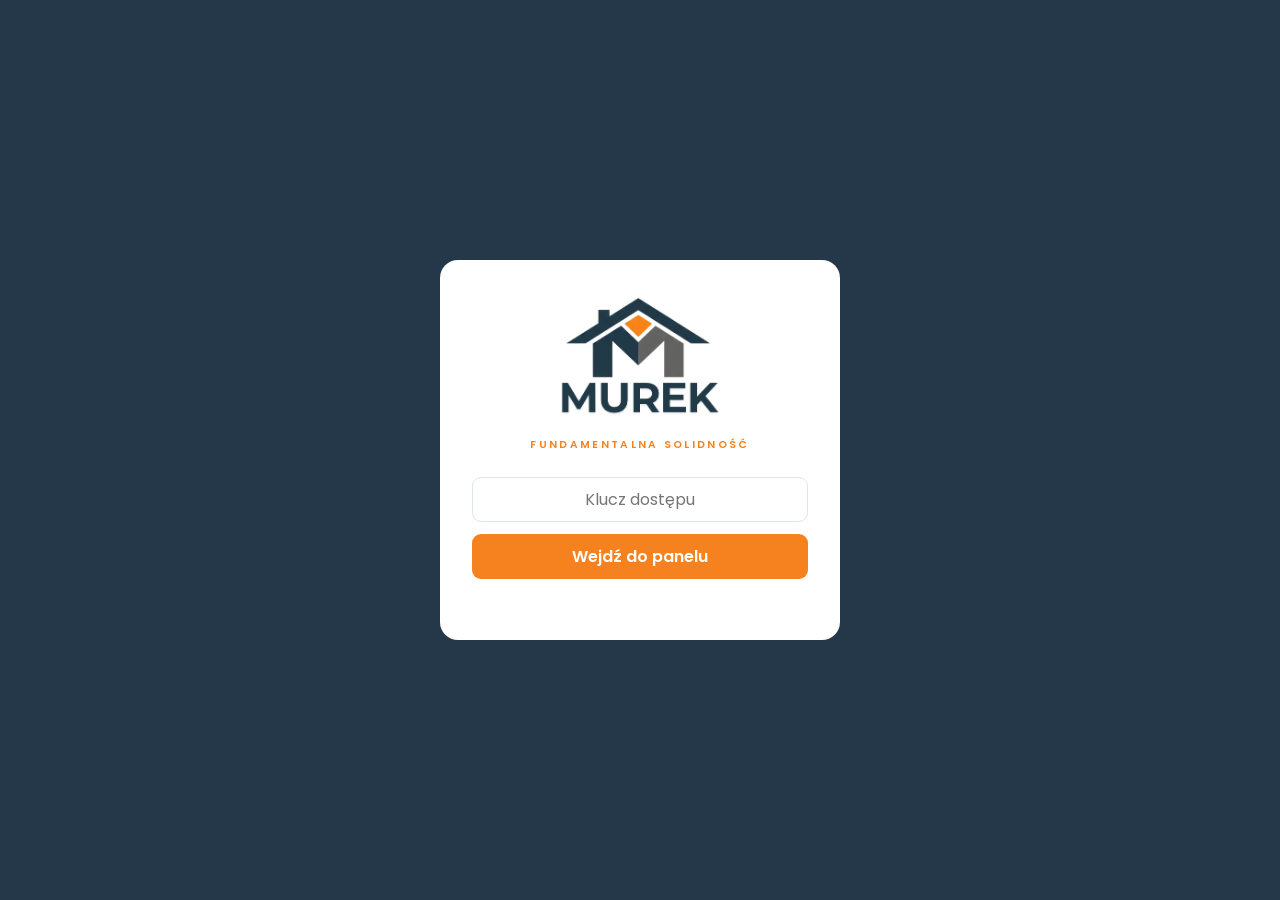
<file: murek/index.html>
<!doctype html>
<html lang="pl">
<head>
<meta charset="utf-8">
<meta name="viewport" content="width=device-width, initial-scale=1">
<meta name="robots" content="noindex">
<title>MUREK — koszty budowy</title>
<link rel="preconnect" href="https://fonts.googleapis.com">
<link rel="preconnect" href="https://fonts.gstatic.com" crossorigin>
<link href="https://fonts.googleapis.com/css2?family=Poppins:wght@400;500;600;700&display=swap" rel="stylesheet">
<style>
:root{
  --navy:#25384a; --navy2:#31495f; --orange:#f5821f; --orange-d:#d96d10;
  --gray:#6d6e71; --bg:#eff3f6; --card:#ffffff; --line:#dde5ec;
  --text:#1e2c39; --muted:#64748b; --green:#1d8a56; --red:#c0392b;
}
*{box-sizing:border-box;margin:0;padding:0}
body{
  font-family:'Poppins','Segoe UI',system-ui,-apple-system,sans-serif;
  background:var(--bg); color:var(--text); min-height:100vh;
}
header.top{
  background:var(--navy); color:#fff; padding:14px 20px;
  display:flex; align-items:center; gap:16px; flex-wrap:wrap;
}
.brand{display:flex; align-items:center; gap:12px}
.brand .logo{height:46px; width:auto}
.brand .logo-dark{display:none}
.brand-t{display:flex; flex-direction:column; line-height:1.15}
.brand-t strong{font-size:1.35rem; letter-spacing:.14em}
.brand-t span{font-size:.6rem; letter-spacing:.22em; color:var(--orange); font-weight:600}
.top-actions{margin-left:auto; display:flex; gap:8px; align-items:center; flex-wrap:wrap}
main{max-width:1100px; margin:0 auto; padding:20px 16px 60px}
.cards{display:grid; grid-template-columns:repeat(auto-fit,minmax(230px,1fr)); gap:14px; margin-bottom:22px}
.card{
  background:var(--card); border:1px solid var(--line); border-radius:14px;
  padding:16px 18px; box-shadow:0 1px 3px rgba(30,44,57,.06);
}
.card h3{font-size:.72rem; text-transform:uppercase; letter-spacing:.1em; color:var(--muted); font-weight:600; margin-bottom:6px}
.card .big{font-size:1.55rem; font-weight:700; color:var(--navy)}
.card .sub{font-size:.78rem; color:var(--muted); margin-top:4px}
.card.accent{border-top:4px solid var(--orange)}
.card.balance-pos .big{color:var(--green)}
.card.balance-neg .big{color:var(--red)}
section.panel{
  background:var(--card); border:1px solid var(--line); border-radius:14px;
  padding:18px; margin-bottom:22px; box-shadow:0 1px 3px rgba(30,44,57,.06);
}
.panel-head{display:flex; align-items:center; gap:10px; margin-bottom:14px; flex-wrap:wrap}
.panel-head h2{font-size:1.05rem; color:var(--navy)}
.panel-head .spacer{flex:1}
form.row{display:flex; gap:10px; flex-wrap:wrap; align-items:flex-end; margin-bottom:14px}
.field{display:flex; flex-direction:column; gap:4px}
.field label{font-size:.7rem; text-transform:uppercase; letter-spacing:.08em; color:var(--muted); font-weight:600}
input,select{
  font:inherit; padding:9px 11px; border:1px solid var(--line); border-radius:9px;
  background:#fff; color:var(--text); min-width:0;
}
input:focus,select:focus{outline:2px solid var(--orange); outline-offset:0; border-color:var(--orange)}
button{
  font:inherit; font-weight:600; border:none; border-radius:9px; cursor:pointer;
  padding:10px 16px; background:var(--orange); color:#fff;
}
button:hover{background:var(--orange-d)}
button.ghost{background:transparent; color:#fff; border:1px solid rgba(255,255,255,.35); font-weight:500}
button.ghost:hover{background:rgba(255,255,255,.12)}
button.soft{background:#eef2f6; color:var(--navy)}
button.soft:hover{background:#e2e9ef}
button.danger{background:transparent; color:var(--red); padding:4px 8px; font-size:1rem}
button.danger:hover{background:#fdecea}
button.icon{background:transparent; color:var(--navy2); padding:4px 8px; font-size:1rem}
button.icon:hover{background:#eef2f6}
td.acts{white-space:nowrap; text-align:right}
.table-wrap{overflow-x:auto}
table{width:100%; border-collapse:collapse; font-size:.88rem}
th{
  text-align:left; font-size:.68rem; text-transform:uppercase; letter-spacing:.08em;
  color:var(--muted); padding:8px 10px; border-bottom:2px solid var(--line); white-space:nowrap;
}
td{padding:9px 10px; border-bottom:1px solid var(--line); vertical-align:top}
td.num,th.num{text-align:right; white-space:nowrap; font-variant-numeric:tabular-nums}
tr.sum td{font-weight:700; color:var(--navy); border-top:2px solid var(--navy); border-bottom:none; background:#f6f8fa}
.pill{display:inline-block; font-size:.7rem; font-weight:600; padding:2px 9px; border-radius:99px; background:#eef2f6; color:var(--navy2); white-space:nowrap}
.muted{color:var(--muted)}
.empty{padding:18px; text-align:center; color:var(--muted); font-size:.9rem}
.preview{font-size:.78rem; color:var(--muted); width:100%}
.preview b{color:var(--navy)}
dialog{
  border:none; border-radius:14px; padding:22px; max-width:440px; width:92vw;
  box-shadow:0 10px 40px rgba(0,0,0,.25);
}
dialog::backdrop{background:rgba(30,44,57,.5)}
dialog h3{color:var(--navy); margin-bottom:14px}
dialog .field{margin-bottom:12px}
dialog input{width:100%}
dialog .actions{display:flex; gap:8px; justify-content:flex-end; margin-top:16px}
.linkbox{
  background:#f6f8fa; border:1px dashed var(--line); border-radius:9px;
  padding:10px; font-size:.78rem; word-break:break-all; margin-bottom:10px;
}
.login-wrap{min-height:100vh; display:flex; align-items:center; justify-content:center; background:var(--navy); padding:16px}
.login-card{background:#fff; border-radius:18px; padding:36px 32px; max-width:400px; width:100%; text-align:center}
.login-card .logo{height:120px; width:auto; margin-bottom:14px}
.login-card h1{color:var(--navy); letter-spacing:.14em; font-size:1.6rem}
.login-card .tag{color:var(--orange); font-size:.66rem; letter-spacing:.22em; font-weight:600; margin-bottom:24px}
.login-card input{width:100%; margin-bottom:12px; text-align:center}
.login-card button{width:100%}
.err{color:var(--red); font-size:.82rem; margin-top:10px; min-height:1.2em}
footer.foot{
  text-align:center; color:var(--muted); font-size:.75rem; padding:24px 16px;
}
footer.foot b{color:var(--navy); letter-spacing:.1em}
.sitebar{display:flex; align-items:center; gap:12px; margin-bottom:16px; flex-wrap:wrap}
.sitebar h2{font-size:1.15rem; color:var(--navy)}
.sitebar .muted{font-size:.85rem}
.status-pill{font-size:.72rem; font-weight:600; padding:3px 12px; border-radius:99px; white-space:nowrap}
.st-active{background:#fdeedd; color:#b35c0a}
.st-done{background:#e2f4ea; color:#1d8a56}
.st-archived{background:#e8ecf0; color:#64748b}
@media print{
  header.top{background:#fff; color:var(--navy)}
  .brand .logo-light{display:none}
  .brand .logo-dark{display:inline}
  .brand-t strong{color:var(--navy)}
  button,.top-actions select{display:none !important}
  body{background:#fff}
  .card,section.panel{box-shadow:none}
}
@media (max-width:640px){
  form.row .field{flex:1 1 45%}
  form.row button{flex:1 1 100%}
  .brand-t strong{font-size:1.1rem}
}
</style>
</head>
<body>

<div id="loginView" class="login-wrap">
  <div class="login-card">
    <img class="logo" src="logo-pelne.png" alt="MUREK">
    <div class="tag">FUNDAMENTALNA SOLIDNOŚĆ</div>
    <input id="keyInput" type="password" placeholder="Klucz dostępu" autocomplete="current-password">
    <button id="loginBtn">Wejdź do panelu</button>
    <div id="loginErr" class="err"></div>
  </div>
</div>

<div id="appView" style="display:none">
  <header class="top">
    <div class="brand">
      <img class="logo logo-light" src="logo-biale.png" alt="">
      <img class="logo logo-dark" src="logo.png" alt="">
      <div class="brand-t">
        <strong>MUREK</strong>
        <span>FUNDAMENTALNA SOLIDNOŚĆ</span>
      </div>
    </div>
    <div class="top-actions">
      <select id="siteSelect" title="Wybierz budowę"></select>
      <button class="ghost" id="newSiteBtn">+ Nowa budowa</button>
      <button class="ghost" id="shareBtn">Link dla klienta</button>
      <button class="ghost" id="pdfBtn">Eksport PDF</button>
      <button class="ghost" id="siteCfgBtn">Ustawienia</button>
      <button class="ghost" id="logoutBtn">Wyloguj</button>
    </div>
  </header>

  <main>
    <div class="sitebar">
      <h2 id="siteNameLbl"></h2>
      <span id="statusPill" class="status-pill"></span>
      <span id="siteClientLbl" class="muted"></span>
    </div>
    <div class="cards">
      <div class="card accent">
        <h3>Suma zaliczek</h3>
        <div class="big" id="cAdv">—</div>
        <div class="sub" id="cAdvSub"></div>
      </div>
      <div class="card">
        <h3>Wydatki brutto</h3>
        <div class="big" id="cGross">—</div>
        <div class="sub" id="cGrossSub"></div>
      </div>
      <div class="card" id="cBalCard">
        <h3>Saldo (zaliczki − wydatki)</h3>
        <div class="big" id="cBal">—</div>
        <div class="sub" id="cBalSub"></div>
      </div>
    </div>

    <section class="panel">
      <div class="panel-head">
        <h2>Zaliczki od klienta</h2>
        <div class="spacer"></div>
        <button class="soft" id="csvAdvBtn">Eksport CSV</button>
      </div>
      <form class="row" id="advForm">
        <div class="field"><label>Data</label><input type="date" id="advDate"></div>
        <div class="field" style="flex:1;min-width:170px"><label>Od kogo / notatka</label><input type="text" id="advNote" placeholder="np. zaliczka gotówką"></div>
        <div class="field"><label>Kwota (zł)</label><input type="text" id="advAmount" inputmode="decimal" placeholder="0,00" required></div>
        <button type="submit">+ Dodaj zaliczkę</button>
      </form>
      <div class="table-wrap"><table id="advTable"></table></div>
    </section>

    <section class="panel">
      <div class="panel-head">
        <h2>Wydatki</h2>
        <div class="spacer"></div>
        <button class="soft" id="csvExpBtn">Eksport CSV</button>
      </div>
      <form class="row" id="expForm">
        <div class="field"><label>Data</label><input type="date" id="expDate"></div>
        <div class="field" style="flex:2;min-width:190px"><label>Opis (na co)</label><input type="text" id="expDesc" placeholder="np. cement 25 worków" required></div>
        <div class="field"><label>Kategoria</label>
          <select id="expCat">
            <option>Materiały</option><option>Robocizna</option><option>Sprzęt</option>
            <option>Transport</option><option>Opłaty</option><option>Inne</option>
          </select>
        </div>
        <div class="field"><label>VAT</label>
          <select id="expVat"><option value="23">23%</option><option value="8">8%</option><option value="0">0%</option></select>
        </div>
        <div class="field"><label>Kwota brutto (zł)</label><input type="text" id="expGross" inputmode="decimal" placeholder="0,00" required></div>
        <button type="submit">+ Dodaj wydatek</button>
        <div class="preview" id="expPreview"></div>
      </form>
      <div class="table-wrap"><table id="expTable"></table></div>
    </section>
  </main>

  <footer class="foot"><b>MUREK</b> — Fundamentalna solidność</footer>
</div>

<dialog id="siteDialog">
  <h3>Nowa budowa</h3>
  <div class="field"><label>Nazwa budowy</label><input type="text" id="siteName" placeholder="np. Dom — ul. Polna 5"></div>
  <div class="field"><label>Klient (opcjonalnie)</label><input type="text" id="siteClient" placeholder="np. Jan Kowalski"></div>
  <div class="actions">
    <button class="soft" id="siteCancel">Anuluj</button>
    <button id="siteSave">Zapisz</button>
  </div>
</dialog>

<dialog id="cfgDialog">
  <h3>Ustawienia budowy</h3>
  <div class="field"><label>Nazwa budowy</label><input type="text" id="cfgName"></div>
  <div class="field"><label>Klient</label><input type="text" id="cfgClient"></div>
  <div class="field"><label>Status</label>
    <select id="cfgStatus" style="width:100%">
      <option value="active">W trakcie</option>
      <option value="done">Zakończona</option>
      <option value="archived">Archiwum</option>
    </select>
  </div>
  <div class="actions" style="justify-content:space-between">
    <button class="soft" style="color:var(--red)" id="cfgDelete">Usuń budowę</button>
    <span>
      <button class="soft" id="cfgCancel">Anuluj</button>
      <button id="cfgSave">Zapisz</button>
    </span>
  </div>
</dialog>

<dialog id="expEditDialog">
  <h3>Edytuj wydatek</h3>
  <div class="field"><label>Data</label><input type="date" id="expEditDate"></div>
  <div class="field"><label>Opis (na co)</label><input type="text" id="expEditDesc"></div>
  <div class="field"><label>Kategoria</label>
    <select id="expEditCat" style="width:100%">
      <option>Materiały</option><option>Robocizna</option><option>Sprzęt</option>
      <option>Transport</option><option>Opłaty</option><option>Inne</option>
    </select>
  </div>
  <div class="field"><label>VAT</label>
    <select id="expEditVat" style="width:100%"><option value="23">23%</option><option value="8">8%</option><option value="0">0%</option></select>
  </div>
  <div class="field"><label>Kwota brutto (zł)</label><input type="text" id="expEditGross" inputmode="decimal"></div>
  <div class="preview" id="expEditPreview"></div>
  <div class="actions">
    <button class="soft" id="expEditCancel">Anuluj</button>
    <button id="expEditSave">Zapisz zmiany</button>
  </div>
</dialog>

<dialog id="advEditDialog">
  <h3>Edytuj zaliczkę</h3>
  <div class="field"><label>Data</label><input type="date" id="advEditDate"></div>
  <div class="field"><label>Od kogo / notatka</label><input type="text" id="advEditNote"></div>
  <div class="field"><label>Kwota (zł)</label><input type="text" id="advEditAmount" inputmode="decimal"></div>
  <div class="actions">
    <button class="soft" id="advEditCancel">Anuluj</button>
    <button id="advEditSave">Zapisz zmiany</button>
  </div>
</dialog>

<dialog id="shareDialog">
  <h3>Panel klienta</h3>
  <p class="muted" style="font-size:.85rem;margin-bottom:10px">
    Wyślij ten link klientowi. Zobaczy tylko: sumę wpłaconych zaliczek,
    ile środków wykorzystano i na co. Bez możliwości edycji.
  </p>
  <div class="linkbox" id="shareLink"></div>
  <div class="actions">
    <button class="soft" id="shareClose">Zamknij</button>
    <button id="shareCopy">Kopiuj link</button>
  </div>
</dialog>

<script>
(function(){
  "use strict";
  window.addEventListener("error", function(ev){
    var el = document.getElementById("loginErr");
    if (el && !el.textContent) el.textContent = "Błąd aplikacji: " + (ev.message || "nieznany");
  });
  var API = "https://djwbznlykqcqpvybvrtq.supabase.co/functions/v1/murek";
  var KEYSTORE = "murekAdminKey";
  var state = { key: null, sites: [], site: null, expenses: [], advances: [] };
  var STATUS_LABELS = { active: "W trakcie", done: "Zakończona", archived: "Archiwum" };

  // localStorage potrafi rzucać wyjątkiem (tryb prywatny, blokada ciasteczek) —
  // wtedy klucz trzeba wpisywać przy każdej wizycie, ale strona ma działać.
  function storeGet(k){ try { return localStorage.getItem(k); } catch(e){ return null; } }
  function storeSet(k, v){ try { localStorage.setItem(k, v); } catch(e){} }
  function storeDel(k){ try { localStorage.removeItem(k); } catch(e){} }

  function $(id){ return document.getElementById(id); }
  function esc(s){
    return String(s == null ? "" : s)
      .replace(/&/g, "&amp;").replace(/</g, "&lt;").replace(/>/g, "&gt;")
      .replace(/"/g, "&quot;");
  }
  function pln(n){
    return Number(n || 0).toLocaleString("pl-PL",
      { minimumFractionDigits: 2, maximumFractionDigits: 2 }) + " zł";
  }
  function r2(n){ return Math.round(n * 100) / 100; }
  function split(gross, rate){
    var netto = r2(gross / (1 + rate / 100));
    return { netto: netto, vat: r2(gross - netto) };
  }
  function plDate(iso){
    if (!iso) return "";
    var p = iso.split("-");
    return p[2] + "." + p[1] + "." + p[0];
  }
  function todayIso(){
    var d = new Date();
    return d.getFullYear() + "-" + String(d.getMonth()+1).padStart(2,"0") + "-" + String(d.getDate()).padStart(2,"0");
  }
  function parseAmount(s){
    var n = Number(String(s).replace(/\s/g, "").replace(",", "."));
    return isFinite(n) && n > 0 ? r2(n) : null;
  }

  function api(path, opts){
    opts = opts || {};
    opts.headers = Object.assign({ "content-type": "application/json" }, opts.headers || {});
    if (state.key) opts.headers["x-admin-key"] = state.key;
    return fetch(API + path, opts).then(function(res){
      if (res.status === 401) { logout(); throw new Error("Brak autoryzacji"); }
      return res.json().then(function(data){
        if (!res.ok) throw new Error(data.error || "Błąd");
        return data;
      });
    });
  }

  // ---------- logowanie ----------
  function showLogin(){
    $("loginView").style.display = "flex";
    $("appView").style.display = "none";
  }
  function showApp(){
    $("loginView").style.display = "none";
    $("appView").style.display = "block";
  }
  function logout(){
    state.key = null;
    storeDel(KEYSTORE);
    showLogin();
  }
  $("logoutBtn").onclick = logout;

  function tryLogin(key){
    return fetch(API + "/api/login", {
      method: "POST",
      headers: { "content-type": "application/json" },
      body: JSON.stringify({ key: key })
    }).then(function(res){ return res.ok; });
  }

  $("loginBtn").onclick = function(){
    var key = $("keyInput").value.trim();
    if (!key) return;
    $("loginErr").textContent = "";
    tryLogin(key).then(function(ok){
      if (!ok) { $("loginErr").textContent = "Nieprawidłowy klucz dostępu."; return; }
      state.key = key;
      storeSet(KEYSTORE, key);
      showApp();
      load();
    }).catch(function(){ $("loginErr").textContent = "Błąd połączenia."; });
  };
  $("keyInput").addEventListener("keydown", function(e){
    if (e.key === "Enter") $("loginBtn").click();
  });

  // ---------- ładowanie danych ----------
  function load(siteId){
    var q = siteId ? "?site_id=" + encodeURIComponent(siteId) : "";
    return api("/api/state" + q).then(function(data){
      state.sites = data.sites; state.site = data.site;
      state.expenses = data.expenses; state.advances = data.advances;
      render();
    }).catch(function(e){ console.error(e); });
  }

  // ---------- renderowanie ----------
  function totals(){
    var adv = 0, gross = 0, netto = 0, vat = 0;
    state.advances.forEach(function(a){ adv = r2(adv + Number(a.amount)); });
    state.expenses.forEach(function(x){
      var g = Number(x.gross), s = split(g, Number(x.vat_rate));
      gross = r2(gross + g); netto = r2(netto + s.netto); vat = r2(vat + s.vat);
    });
    return { adv: adv, gross: gross, netto: netto, vat: vat, bal: r2(adv - gross) };
  }

  function siteOption(s){
    var label = esc(s.name) + (s.status === "done" ? " ✓" : "");
    return '<option value="' + s.id + '"' + (state.site && s.id === state.site.id ? " selected" : "") + ">"
      + label + "</option>";
  }

  function render(){
    var sel = $("siteSelect");
    var act = state.sites.filter(function(s){ return s.status !== "archived"; });
    var arch = state.sites.filter(function(s){ return s.status === "archived"; });
    var opts = act.map(siteOption).join("");
    if (arch.length) {
      opts += '<optgroup label="Archiwum">' + arch.map(siteOption).join("") + "</optgroup>";
    }
    sel.innerHTML = opts;

    if (state.site) {
      $("siteNameLbl").textContent = state.site.name;
      var st = state.site.status || "active";
      var pill = $("statusPill");
      pill.textContent = STATUS_LABELS[st] || st;
      pill.className = "status-pill st-" + st;
      $("siteClientLbl").textContent = state.site.client_name
        ? "Klient: " + state.site.client_name : "";
    }

    var t = totals();
    $("cAdv").textContent = pln(t.adv);
    $("cAdvSub").textContent = state.advances.length
      ? "wpłat: " + state.advances.length : "brak wpłat";
    $("cGross").textContent = pln(t.gross);
    $("cGrossSub").textContent = "netto: " + pln(t.netto) + "  •  VAT: " + pln(t.vat);
    $("cBal").textContent = pln(t.bal);
    var balCard = $("cBalCard");
    balCard.className = "card " + (t.bal >= 0 ? "balance-pos" : "balance-neg");
    $("cBalSub").textContent = t.bal >= 0
      ? "zostało z zaliczek" : "wydatki przekraczają zaliczki";

    renderAdvTable();
    renderExpTable();
    updatePreview();
  }

  function renderAdvTable(){
    var tbl = $("advTable");
    if (!state.advances.length) {
      tbl.innerHTML = '<tr><td class="empty">Brak zaliczek — dodaj pierwszą powyżej.</td></tr>';
      return;
    }
    var sum = 0;
    var rows = state.advances.map(function(a){
      sum = r2(sum + Number(a.amount));
      return "<tr>"
        + "<td>" + plDate(a.received_on) + "</td>"
        + "<td>" + (a.note ? esc(a.note) : '<span class="muted">—</span>') + "</td>"
        + '<td class="num">' + pln(a.amount) + "</td>"
        + '<td class="num">' + pln(sum) + "</td>"
        + '<td class="acts"><button class="icon" data-edit-adv="' + a.id + '" title="Edytuj">✎</button>'
        + '<button class="danger" data-del-adv="' + a.id + '" title="Usuń">✕</button></td>'
        + "</tr>";
    }).join("");
    tbl.innerHTML =
      "<thead><tr><th>Data</th><th>Notatka</th>"
      + '<th class="num">Kwota</th><th class="num">Narastająco</th><th></th></tr></thead>'
      + "<tbody>" + rows
      + '<tr class="sum"><td colspan="2">SUMA ZALICZEK</td>'
      + '<td class="num">' + pln(sum) + "</td><td></td><td></td></tr>"
      + "</tbody>";
  }

  function renderExpTable(){
    var tbl = $("expTable");
    if (!state.expenses.length) {
      tbl.innerHTML = '<tr><td class="empty">Brak wydatków — dodaj pierwszy powyżej.</td></tr>';
      return;
    }
    var sg = 0, sn = 0, sv = 0, run = 0;
    var rows = state.expenses.map(function(x){
      var g = Number(x.gross), s = split(g, Number(x.vat_rate));
      sg = r2(sg + g); sn = r2(sn + s.netto); sv = r2(sv + s.vat); run = sg;
      return "<tr>"
        + "<td>" + plDate(x.spent_on) + "</td>"
        + "<td>" + esc(x.description) + "</td>"
        + '<td><span class="pill">' + esc(x.category) + "</span></td>"
        + '<td class="num">' + pln(s.netto) + "</td>"
        + '<td class="num">' + pln(s.vat) + ' <span class="muted">(' + Number(x.vat_rate) + '%)</span></td>'
        + '<td class="num"><b>' + pln(g) + "</b></td>"
        + '<td class="num muted">' + pln(run) + "</td>"
        + '<td class="acts"><button class="icon" data-edit-exp="' + x.id + '" title="Edytuj">✎</button>'
        + '<button class="danger" data-del-exp="' + x.id + '" title="Usuń">✕</button></td>'
        + "</tr>";
    }).join("");
    tbl.innerHTML =
      "<thead><tr><th>Data</th><th>Opis</th><th>Kategoria</th>"
      + '<th class="num">Netto</th><th class="num">VAT</th><th class="num">Brutto</th>'
      + '<th class="num">Narastająco</th><th></th></tr></thead>'
      + "<tbody>" + rows
      + '<tr class="sum"><td colspan="3">RAZEM</td>'
      + '<td class="num">' + pln(sn) + "</td>"
      + '<td class="num">' + pln(sv) + "</td>"
      + '<td class="num">' + pln(sg) + "</td>"
      + "<td></td><td></td></tr>"
      + "</tbody>";
  }

  document.addEventListener("click", function(e){
    var b = e.target.closest ? e.target.closest("button") : null;
    if (!b) return;
    var edExp = b.getAttribute("data-edit-exp");
    var edAdv = b.getAttribute("data-edit-adv");
    if (edExp) openExpEdit(edExp);
    if (edAdv) openAdvEdit(edAdv);
    var idExp = b.getAttribute("data-del-exp");
    var idAdv = b.getAttribute("data-del-adv");
    if (idExp && confirm("Usunąć ten wydatek?")) {
      api("/api/expenses?id=" + idExp, { method: "DELETE" })
        .then(function(){ load(state.site.id); });
    }
    if (idAdv && confirm("Usunąć tę zaliczkę?")) {
      api("/api/advances?id=" + idAdv, { method: "DELETE" })
        .then(function(){ load(state.site.id); });
    }
  });

  // ---------- formularze ----------
  function updatePreview(){
    var g = parseAmount($("expGross").value);
    var rate = Number($("expVat").value);
    var el = $("expPreview");
    if (!g) { el.innerHTML = ""; return; }
    var s = split(g, rate);
    el.innerHTML = "Rozbicie: netto <b>" + pln(s.netto) + "</b> + VAT " + rate + "% <b>"
      + pln(s.vat) + "</b> = brutto <b>" + pln(g) + "</b>";
  }
  $("expGross").addEventListener("input", updatePreview);
  $("expVat").addEventListener("change", updatePreview);

  $("expForm").addEventListener("submit", function(e){
    e.preventDefault();
    var g = parseAmount($("expGross").value);
    var desc = $("expDesc").value.trim();
    if (!g || !desc || !state.site) return;
    api("/api/expenses", { method: "POST", body: JSON.stringify({
      site_id: state.site.id,
      spent_on: $("expDate").value || todayIso(),
      description: desc,
      category: $("expCat").value,
      gross: g,
      vat_rate: Number($("expVat").value)
    })}).then(function(){
      $("expDesc").value = ""; $("expGross").value = "";
      load(state.site.id);
    }).catch(function(err){ alert(err.message); });
  });

  $("advForm").addEventListener("submit", function(e){
    e.preventDefault();
    var a = parseAmount($("advAmount").value);
    if (!a || !state.site) return;
    api("/api/advances", { method: "POST", body: JSON.stringify({
      site_id: state.site.id,
      received_on: $("advDate").value || todayIso(),
      note: $("advNote").value.trim(),
      amount: a
    })}).then(function(){
      $("advNote").value = ""; $("advAmount").value = "";
      load(state.site.id);
    }).catch(function(err){ alert(err.message); });
  });

  // ---------- edycja wpisów ----------
  function updateEditPreview(){
    var g = parseAmount($("expEditGross").value);
    var rate = Number($("expEditVat").value);
    var el = $("expEditPreview");
    if (!g) { el.innerHTML = ""; return; }
    var s = split(g, rate);
    el.innerHTML = "Rozbicie: netto <b>" + pln(s.netto) + "</b> + VAT " + rate + "% <b>"
      + pln(s.vat) + "</b> = brutto <b>" + pln(g) + "</b>";
  }
  $("expEditGross").addEventListener("input", updateEditPreview);
  $("expEditVat").addEventListener("change", updateEditPreview);

  function openExpEdit(id){
    var x = state.expenses.filter(function(e){ return e.id === id; })[0];
    if (!x) return;
    $("expEditDialog").setAttribute("data-id", id);
    $("expEditDate").value = x.spent_on;
    $("expEditDesc").value = x.description;
    $("expEditCat").value = x.category;
    $("expEditVat").value = String(Number(x.vat_rate));
    $("expEditGross").value = String(Number(x.gross)).replace(".", ",");
    updateEditPreview();
    $("expEditDialog").showModal();
  }
  $("expEditCancel").onclick = function(){ $("expEditDialog").close(); };
  $("expEditSave").onclick = function(){
    var g = parseAmount($("expEditGross").value);
    var desc = $("expEditDesc").value.trim();
    if (!g) { alert("Podaj prawidłową kwotę."); return; }
    if (!desc) { alert("Podaj opis wydatku."); return; }
    api("/api/expenses", { method: "PATCH", body: JSON.stringify({
      id: $("expEditDialog").getAttribute("data-id"),
      spent_on: $("expEditDate").value || todayIso(),
      description: desc,
      category: $("expEditCat").value,
      gross: g,
      vat_rate: Number($("expEditVat").value)
    })}).then(function(){
      $("expEditDialog").close();
      load(state.site.id);
    }).catch(function(err){ alert(err.message); });
  };

  function openAdvEdit(id){
    var a = state.advances.filter(function(e){ return e.id === id; })[0];
    if (!a) return;
    $("advEditDialog").setAttribute("data-id", id);
    $("advEditDate").value = a.received_on;
    $("advEditNote").value = a.note || "";
    $("advEditAmount").value = String(Number(a.amount)).replace(".", ",");
    $("advEditDialog").showModal();
  }
  $("advEditCancel").onclick = function(){ $("advEditDialog").close(); };
  $("advEditSave").onclick = function(){
    var a = parseAmount($("advEditAmount").value);
    if (!a) { alert("Podaj prawidłową kwotę."); return; }
    api("/api/advances", { method: "PATCH", body: JSON.stringify({
      id: $("advEditDialog").getAttribute("data-id"),
      received_on: $("advEditDate").value || todayIso(),
      note: $("advEditNote").value.trim(),
      amount: a
    })}).then(function(){
      $("advEditDialog").close();
      load(state.site.id);
    }).catch(function(err){ alert(err.message); });
  };

  // ---------- budowy ----------
  $("siteSelect").addEventListener("change", function(){ load(this.value); });

  $("newSiteBtn").onclick = function(){
    $("siteName").value = ""; $("siteClient").value = "";
    $("siteDialog").showModal();
  };
  $("siteCancel").onclick = function(){ $("siteDialog").close(); };
  $("siteSave").onclick = function(){
    var name = $("siteName").value.trim();
    if (!name) return;
    api("/api/sites", { method: "POST", body: JSON.stringify({
      name: name, client_name: $("siteClient").value.trim()
    })}).then(function(data){
      $("siteDialog").close();
      load(data.site.id);
    }).catch(function(err){ alert(err.message); });
  };

  $("siteCfgBtn").onclick = function(){
    if (!state.site) return;
    $("cfgName").value = state.site.name;
    $("cfgClient").value = state.site.client_name || "";
    $("cfgStatus").value = state.site.status || "active";
    $("cfgDialog").showModal();
  };
  $("cfgCancel").onclick = function(){ $("cfgDialog").close(); };
  $("cfgSave").onclick = function(){
    api("/api/sites", { method: "PATCH", body: JSON.stringify({
      id: state.site.id,
      name: $("cfgName").value.trim(),
      client_name: $("cfgClient").value.trim(),
      status: $("cfgStatus").value
    })}).then(function(){
      $("cfgDialog").close();
      load(state.site.id);
    }).catch(function(err){ alert(err.message); });
  };
  $("cfgDelete").onclick = function(){
    if (!confirm("Usunąć budowę „" + state.site.name + "” wraz ze wszystkimi wydatkami i zaliczkami? Tej operacji nie można cofnąć.")) return;
    api("/api/sites?id=" + state.site.id, { method: "DELETE" }).then(function(){
      $("cfgDialog").close();
      load();
    }).catch(function(err){ alert(err.message); });
  };

  // ---------- udostępnianie ----------
  function clientUrl(){
    return location.href.replace(/[^/]*(\?.*)?(#.*)?$/, "") + "klient.html?t=" + state.site.share_token;
  }
  $("shareBtn").onclick = function(){
    if (!state.site) return;
    $("shareLink").textContent = clientUrl();
    $("shareDialog").showModal();
  };
  $("shareClose").onclick = function(){ $("shareDialog").close(); };
  $("shareCopy").onclick = function(){
    navigator.clipboard.writeText(clientUrl()).then(function(){
      $("shareCopy").textContent = "Skopiowano ✓";
      setTimeout(function(){ $("shareCopy").textContent = "Kopiuj link"; }, 1600);
    });
  };

  // ---------- raport PDF ----------
  function printReport(){
    if (!state.site) return;
    var t = totals();
    var st = state.site.status || "active";

    var advRows = state.advances.length ? state.advances.map(function(a){
      return "<tr><td>" + plDate(a.received_on) + "</td><td>" + (a.note ? esc(a.note) : "—") + "</td>"
        + '<td class="num">' + pln(a.amount) + "</td></tr>";
    }).join("") + '<tr class="sum"><td colspan="2">SUMA ZALICZEK</td><td class="num">' + pln(t.adv) + "</td></tr>"
      : '<tr><td colspan="3">Brak wpisów.</td></tr>';

    var expRows = state.expenses.length ? state.expenses.map(function(x){
      var g = Number(x.gross), s = split(g, Number(x.vat_rate));
      return "<tr><td>" + plDate(x.spent_on) + "</td><td>" + esc(x.description) + "</td><td>" + esc(x.category) + "</td>"
        + '<td class="num">' + pln(s.netto) + "</td>"
        + '<td class="num">' + Number(x.vat_rate) + "%</td>"
        + '<td class="num">' + pln(s.vat) + "</td>"
        + '<td class="num"><b>' + pln(g) + "</b></td></tr>";
    }).join("") + '<tr class="sum"><td colspan="3">RAZEM</td>'
      + '<td class="num">' + pln(t.netto) + "</td><td></td>"
      + '<td class="num">' + pln(t.vat) + "</td>"
      + '<td class="num">' + pln(t.gross) + "</td></tr>"
      : '<tr><td colspan="7">Brak wpisów.</td></tr>';

    var css = "body{font-family:Arial,Helvetica,sans-serif;color:#1e2c39;margin:28px;font-size:13px}"
      + ".h{display:flex;justify-content:space-between;align-items:flex-start;border-bottom:3px solid #25384a;padding-bottom:14px;margin-bottom:16px}"
      + ".brand{display:flex;align-items:center;gap:12px}"
      + ".brand .logo{height:52px;width:auto}"
      + ".brand-t{display:flex;flex-direction:column;line-height:1.15}"
      + ".brand-t strong{font-size:1.3rem;letter-spacing:.14em;color:#25384a}"
      + ".brand-t span{font-size:.6rem;letter-spacing:.22em;color:#f5821f;font-weight:600}"
      + ".hr{text-align:right}"
      + ".hr h1{font-size:1.05rem;color:#25384a;margin:0 0 4px}"
      + ".hr div{font-size:.8rem;color:#41505e}"
      + ".boxes{display:flex;gap:10px;margin:0 0 18px}"
      + ".box{flex:1;border:1px solid #cfd8e0;border-radius:8px;padding:10px 12px;font-size:.72rem;color:#64748b}"
      + ".box b{display:block;font-size:1.05rem;color:#25384a;margin-top:2px}"
      + ".box span{display:block;font-size:.68rem;margin-top:2px}"
      + "h2{font-size:.9rem;color:#25384a;margin:16px 0 8px}"
      + "table{width:100%;border-collapse:collapse;font-size:.78rem}"
      + "th{background:#25384a;color:#fff;text-align:left;padding:6px 8px;font-size:.68rem;letter-spacing:.05em}"
      + "th.num,td.num{text-align:right;white-space:nowrap}"
      + "td{padding:6px 8px;border-bottom:1px solid #dde5ec;vertical-align:top}"
      + "tr.sum td{font-weight:700;border-top:2px solid #25384a;border-bottom:none}"
      + ".ft{margin-top:26px;text-align:center;font-size:.68rem;color:#64748b;letter-spacing:.08em}"
      + "@page{margin:12mm}";

    var html = '<!doctype html><html lang="pl"><head><meta charset="utf-8">'
      + "<title>Rozliczenie — " + esc(state.site.name) + "</title>"
      + "<style>" + css + "</style></head><body>"
      + '<div class="h"><div class="brand"><img class="logo" src="' + new URL("logo.png", location.href).href + '" alt="MUREK">'
      + '<div class="brand-t"><strong>MUREK</strong><span>FUNDAMENTALNA SOLIDNOŚĆ</span></div></div>'
      + '<div class="hr"><h1>Rozliczenie budowy</h1>'
      + "<div><b>" + esc(state.site.name) + "</b></div>"
      + (state.site.client_name ? "<div>Klient: " + esc(state.site.client_name) + "</div>" : "")
      + "<div>Status: " + (STATUS_LABELS[st] || st) + "</div>"
      + "<div>Wygenerowano: " + plDate(todayIso()) + "</div></div></div>"
      + '<div class="boxes">'
      + '<div class="box">SUMA ZALICZEK<b>' + pln(t.adv) + "</b></div>"
      + '<div class="box">WYDATKI BRUTTO<b>' + pln(t.gross) + "</b><span>netto " + pln(t.netto) + " • VAT " + pln(t.vat) + "</span></div>"
      + '<div class="box">SALDO<b>' + pln(t.bal) + "</b><span>" + (t.bal >= 0 ? "pozostało z zaliczek" : "do dopłaty") + "</span></div>"
      + "</div>"
      + "<h2>Zaliczki od klienta</h2>"
      + '<table><thead><tr><th>Data</th><th>Notatka</th><th class="num">Kwota</th></tr></thead><tbody>' + advRows + "</tbody></table>"
      + "<h2>Wydatki</h2>"
      + '<table><thead><tr><th>Data</th><th>Opis</th><th>Kategoria</th><th class="num">Netto</th><th class="num">VAT %</th><th class="num">Kwota VAT</th><th class="num">Brutto</th></tr></thead><tbody>' + expRows + "</tbody></table>"
      + '<div class="ft">MUREK — FUNDAMENTALNA SOLIDNOŚĆ</div>'
      + "<scr" + "ipt>window.onload=function(){setTimeout(function(){window.print();},300);};</scr" + "ipt>"
      + "</body></html>";

    var w = window.open("", "_blank");
    if (!w) { alert("Przeglądarka zablokowała okno raportu — zezwól na wyskakujące okna."); return; }
    w.document.write(html);
    w.document.close();
  }
  $("pdfBtn").onclick = printReport;

  // ---------- CSV ----------
  function downloadCsv(name, rows){
    var csv = "\uFEFF" + rows.map(function(r){
      return r.map(function(c){
        c = String(c == null ? "" : c);
        return /[;"\n]/.test(c) ? '"' + c.replace(/"/g, '""') + '"' : c;
      }).join(";");
    }).join("\r\n");
    var a = document.createElement("a");
    a.href = URL.createObjectURL(new Blob([csv], { type: "text/csv;charset=utf-8" }));
    a.download = name;
    a.click();
    URL.revokeObjectURL(a.href);
  }
  function csvNum(n){ return String(n).replace(".", ","); }

  $("csvExpBtn").onclick = function(){
    var rows = [["Data","Opis","Kategoria","Netto","VAT %","Kwota VAT","Brutto"]];
    var sg = 0, sn = 0, sv = 0;
    state.expenses.forEach(function(x){
      var g = Number(x.gross), s = split(g, Number(x.vat_rate));
      sg = r2(sg + g); sn = r2(sn + s.netto); sv = r2(sv + s.vat);
      rows.push([plDate(x.spent_on), x.description, x.category,
        csvNum(s.netto), csvNum(Number(x.vat_rate)), csvNum(s.vat), csvNum(g)]);
    });
    rows.push(["","RAZEM","", csvNum(sn), "", csvNum(sv), csvNum(sg)]);
    downloadCsv("wydatki-" + (state.site ? state.site.name : "budowa") + ".csv", rows);
  };
  $("csvAdvBtn").onclick = function(){
    var rows = [["Data","Notatka","Kwota"]];
    var sum = 0;
    state.advances.forEach(function(a){
      sum = r2(sum + Number(a.amount));
      rows.push([plDate(a.received_on), a.note || "", csvNum(Number(a.amount))]);
    });
    rows.push(["","SUMA", csvNum(sum)]);
    downloadCsv("zaliczki-" + (state.site ? state.site.name : "budowa") + ".csv", rows);
  };

  // ---------- start ----------
  $("advDate").value = todayIso();
  $("expDate").value = todayIso();
  var saved = storeGet(KEYSTORE);
  if (saved) {
    state.key = saved;
    showApp();
    load();
  } else {
    showLogin();
  }
})();
</script>
</body>
</html>
</file>
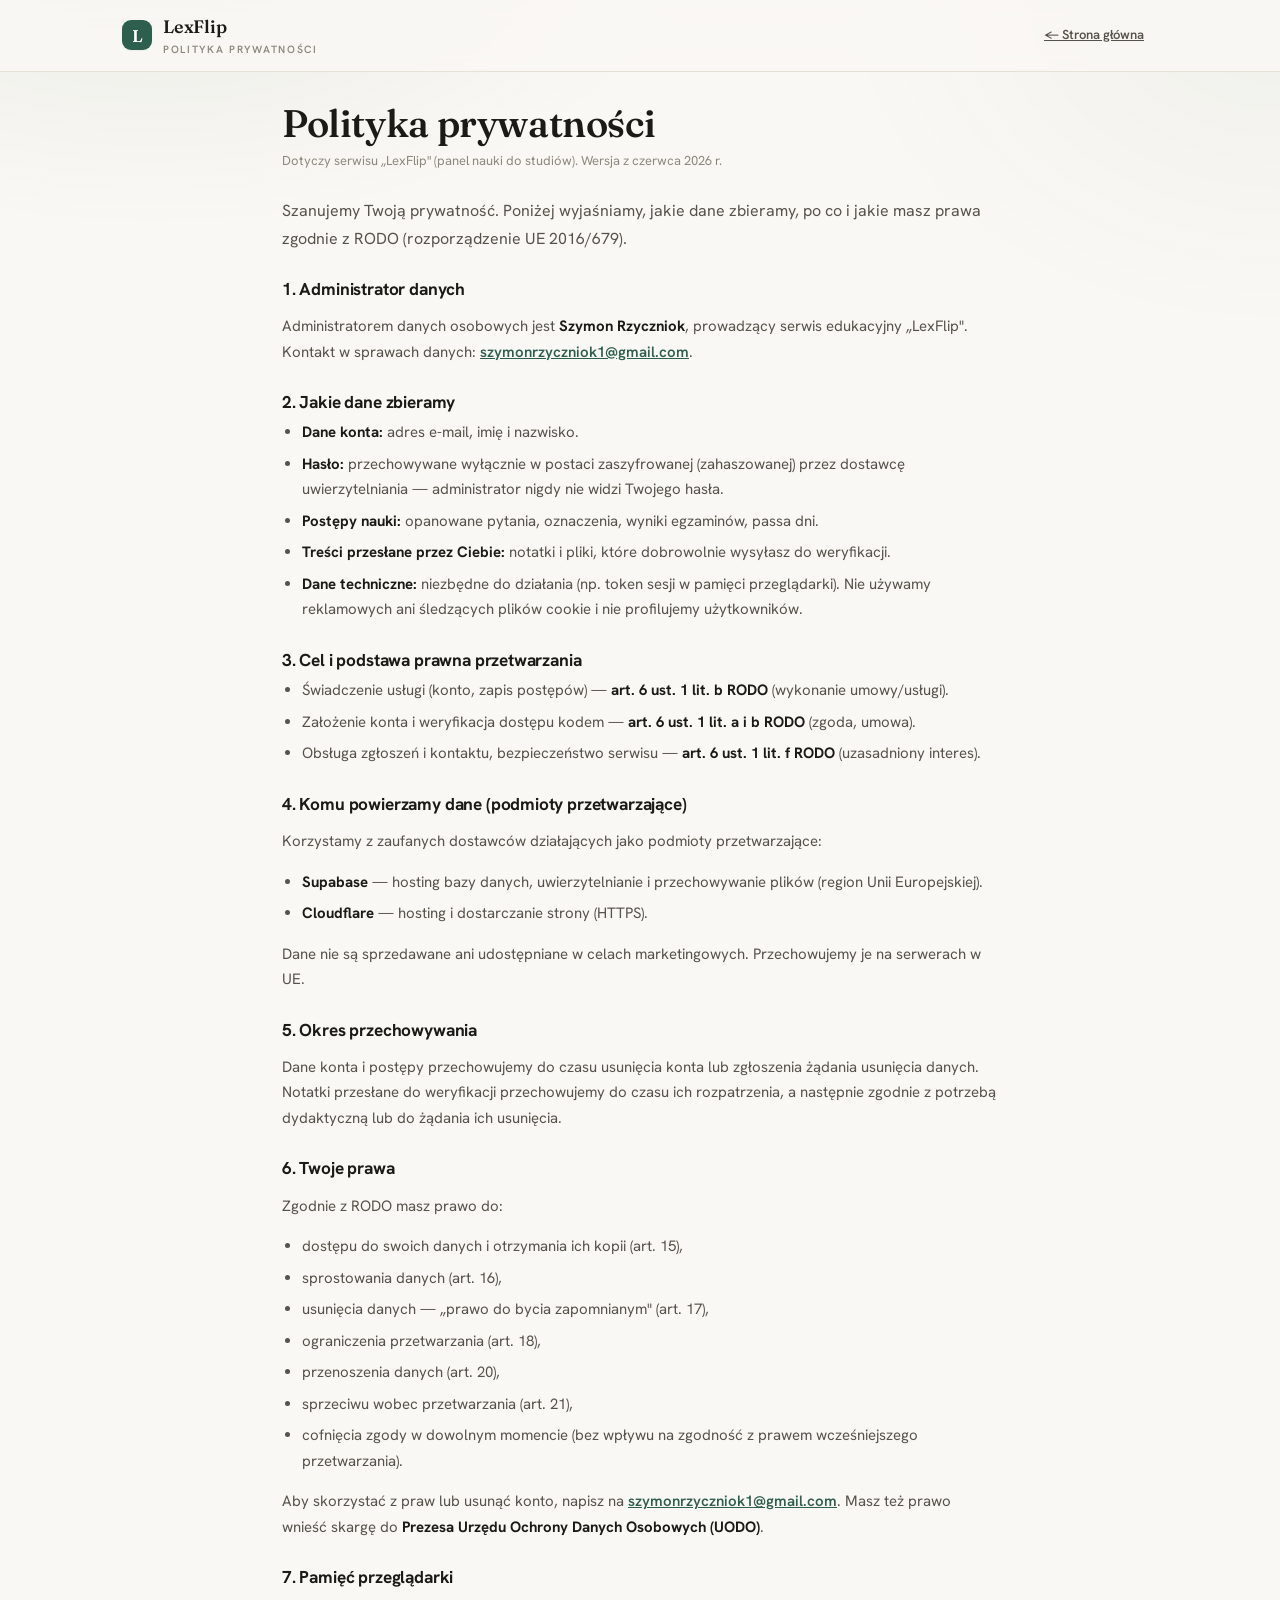
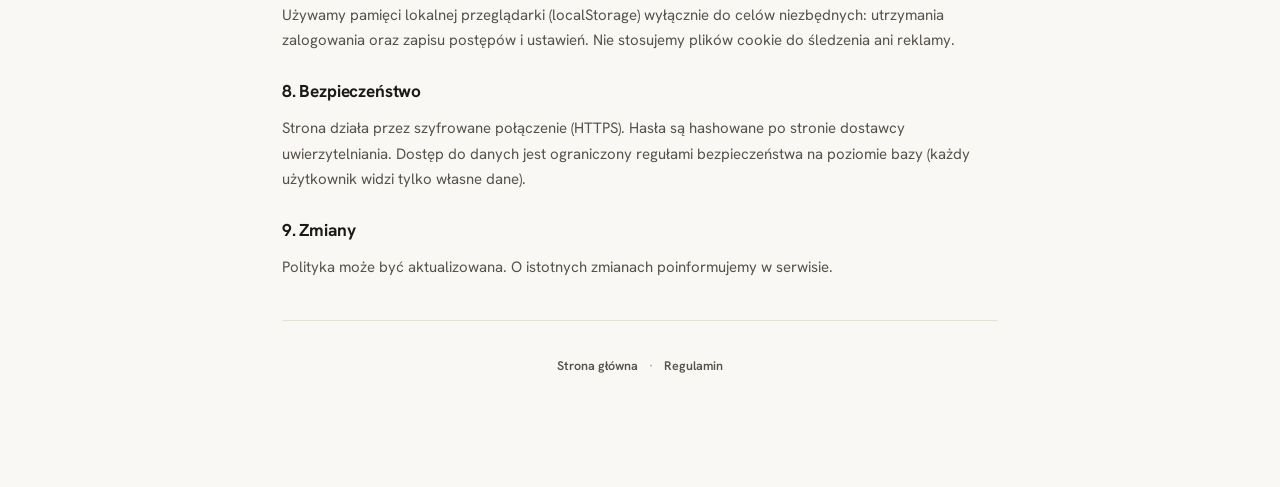
<file: polityka-prywatnosci.html>
<!DOCTYPE html>
<html lang="pl">
<head>
<meta charset="UTF-8">
<meta name="viewport" content="width=device-width, initial-scale=1.0">
<title>Polityka prywatności — LexFlip</title>
<link rel="preconnect" href="https://fonts.googleapis.com">
<link rel="preconnect" href="https://fonts.gstatic.com" crossorigin>
<link href="https://fonts.googleapis.com/css2?family=Fraunces:opsz,wght@9..144,400..600&family=Hanken+Grotesk:wght@400;500;600;700&display=swap" rel="stylesheet">
<link rel="stylesheet" href="assets/style.css">
</head>
<body>
<header class="topbar">
  <div class="inner">
    <a class="brand" href="index.html"><span class="mark">L</span><span><b>LexFlip</b><small>Polityka prywatności</small></span></a>
    <div class="spacer"></div>
    <a class="btn btn--ghost btn--sm" href="index.html">← Strona główna</a>
  </div>
</header>

<main class="doc">
  <h1>Polityka prywatności</h1>
  <div class="updated">Dotyczy serwisu „LexFlip" (panel nauki do studiów). Wersja z czerwca 2026 r.</div>

  <p class="lead">Szanujemy Twoją prywatność. Poniżej wyjaśniamy, jakie dane zbieramy, po co i jakie masz prawa zgodnie z RODO (rozporządzenie UE 2016/679).</p>

  <h2>1. Administrator danych</h2>
  <p>Administratorem danych osobowych jest <strong>Szymon Rzyczniok</strong>, prowadzący serwis edukacyjny „LexFlip".
  Kontakt w sprawach danych: <a href="mailto:szymonrzyczniok1@gmail.com">szymonrzyczniok1@gmail.com</a>.</p>

  <h2>2. Jakie dane zbieramy</h2>
  <ul>
    <li><strong>Dane konta:</strong> adres e-mail, imię i nazwisko.</li>
    <li><strong>Hasło:</strong> przechowywane wyłącznie w postaci zaszyfrowanej (zahaszowanej) przez dostawcę uwierzytelniania — administrator nigdy nie widzi Twojego hasła.</li>
    <li><strong>Postępy nauki:</strong> opanowane pytania, oznaczenia, wyniki egzaminów, passa dni.</li>
    <li><strong>Treści przesłane przez Ciebie:</strong> notatki i pliki, które dobrowolnie wysyłasz do weryfikacji.</li>
    <li><strong>Dane techniczne:</strong> niezbędne do działania (np. token sesji w pamięci przeglądarki). Nie używamy reklamowych ani śledzących plików cookie i nie profilujemy użytkowników.</li>
  </ul>

  <h2>3. Cel i podstawa prawna przetwarzania</h2>
  <ul>
    <li>Świadczenie usługi (konto, zapis postępów) — <strong>art. 6 ust. 1 lit. b RODO</strong> (wykonanie umowy/usługi).</li>
    <li>Założenie konta i weryfikacja dostępu kodem — <strong>art. 6 ust. 1 lit. a i b RODO</strong> (zgoda, umowa).</li>
    <li>Obsługa zgłoszeń i kontaktu, bezpieczeństwo serwisu — <strong>art. 6 ust. 1 lit. f RODO</strong> (uzasadniony interes).</li>
  </ul>

  <h2>4. Komu powierzamy dane (podmioty przetwarzające)</h2>
  <p>Korzystamy z zaufanych dostawców działających jako podmioty przetwarzające:</p>
  <ul>
    <li><strong>Supabase</strong> — hosting bazy danych, uwierzytelnianie i przechowywanie plików (region Unii Europejskiej).</li>
    <li><strong>Cloudflare</strong> — hosting i dostarczanie strony (HTTPS).</li>
  </ul>
  <p>Dane nie są sprzedawane ani udostępniane w celach marketingowych. Przechowujemy je na serwerach w UE.</p>

  <h2>5. Okres przechowywania</h2>
  <p>Dane konta i postępy przechowujemy do czasu usunięcia konta lub zgłoszenia żądania usunięcia danych. Notatki przesłane do weryfikacji przechowujemy do czasu ich rozpatrzenia, a następnie zgodnie z potrzebą dydaktyczną lub do żądania ich usunięcia.</p>

  <h2>6. Twoje prawa</h2>
  <p>Zgodnie z RODO masz prawo do:</p>
  <ul>
    <li>dostępu do swoich danych i otrzymania ich kopii (art. 15),</li>
    <li>sprostowania danych (art. 16),</li>
    <li>usunięcia danych — „prawo do bycia zapomnianym" (art. 17),</li>
    <li>ograniczenia przetwarzania (art. 18),</li>
    <li>przenoszenia danych (art. 20),</li>
    <li>sprzeciwu wobec przetwarzania (art. 21),</li>
    <li>cofnięcia zgody w dowolnym momencie (bez wpływu na zgodność z prawem wcześniejszego przetwarzania).</li>
  </ul>
  <p>Aby skorzystać z praw lub usunąć konto, napisz na <a href="mailto:szymonrzyczniok1@gmail.com">szymonrzyczniok1@gmail.com</a>. Masz też prawo wnieść skargę do <strong>Prezesa Urzędu Ochrony Danych Osobowych (UODO)</strong>.</p>

  <h2>7. Pamięć przeglądarki</h2>
  <p>Używamy pamięci lokalnej przeglądarki (localStorage) wyłącznie do celów niezbędnych: utrzymania zalogowania oraz zapisu postępów i ustawień. Nie stosujemy plików cookie do śledzenia ani reklamy.</p>

  <h2>8. Bezpieczeństwo</h2>
  <p>Strona działa przez szyfrowane połączenie (HTTPS). Hasła są hashowane po stronie dostawcy uwierzytelniania. Dostęp do danych jest ograniczony regułami bezpieczeństwa na poziomie bazy (każdy użytkownik widzi tylko własne dane).</p>

  <h2>9. Zmiany</h2>
  <p>Polityka może być aktualizowana. O istotnych zmianach poinformujemy w serwisie.</p>

  <footer class="foot" style="margin-top:40px">
    <div class="links"><a href="index.html">Strona główna</a> · <a href="regulamin.html">Regulamin</a></div>
  </footer>
</main>
</body>
</html>
</file>
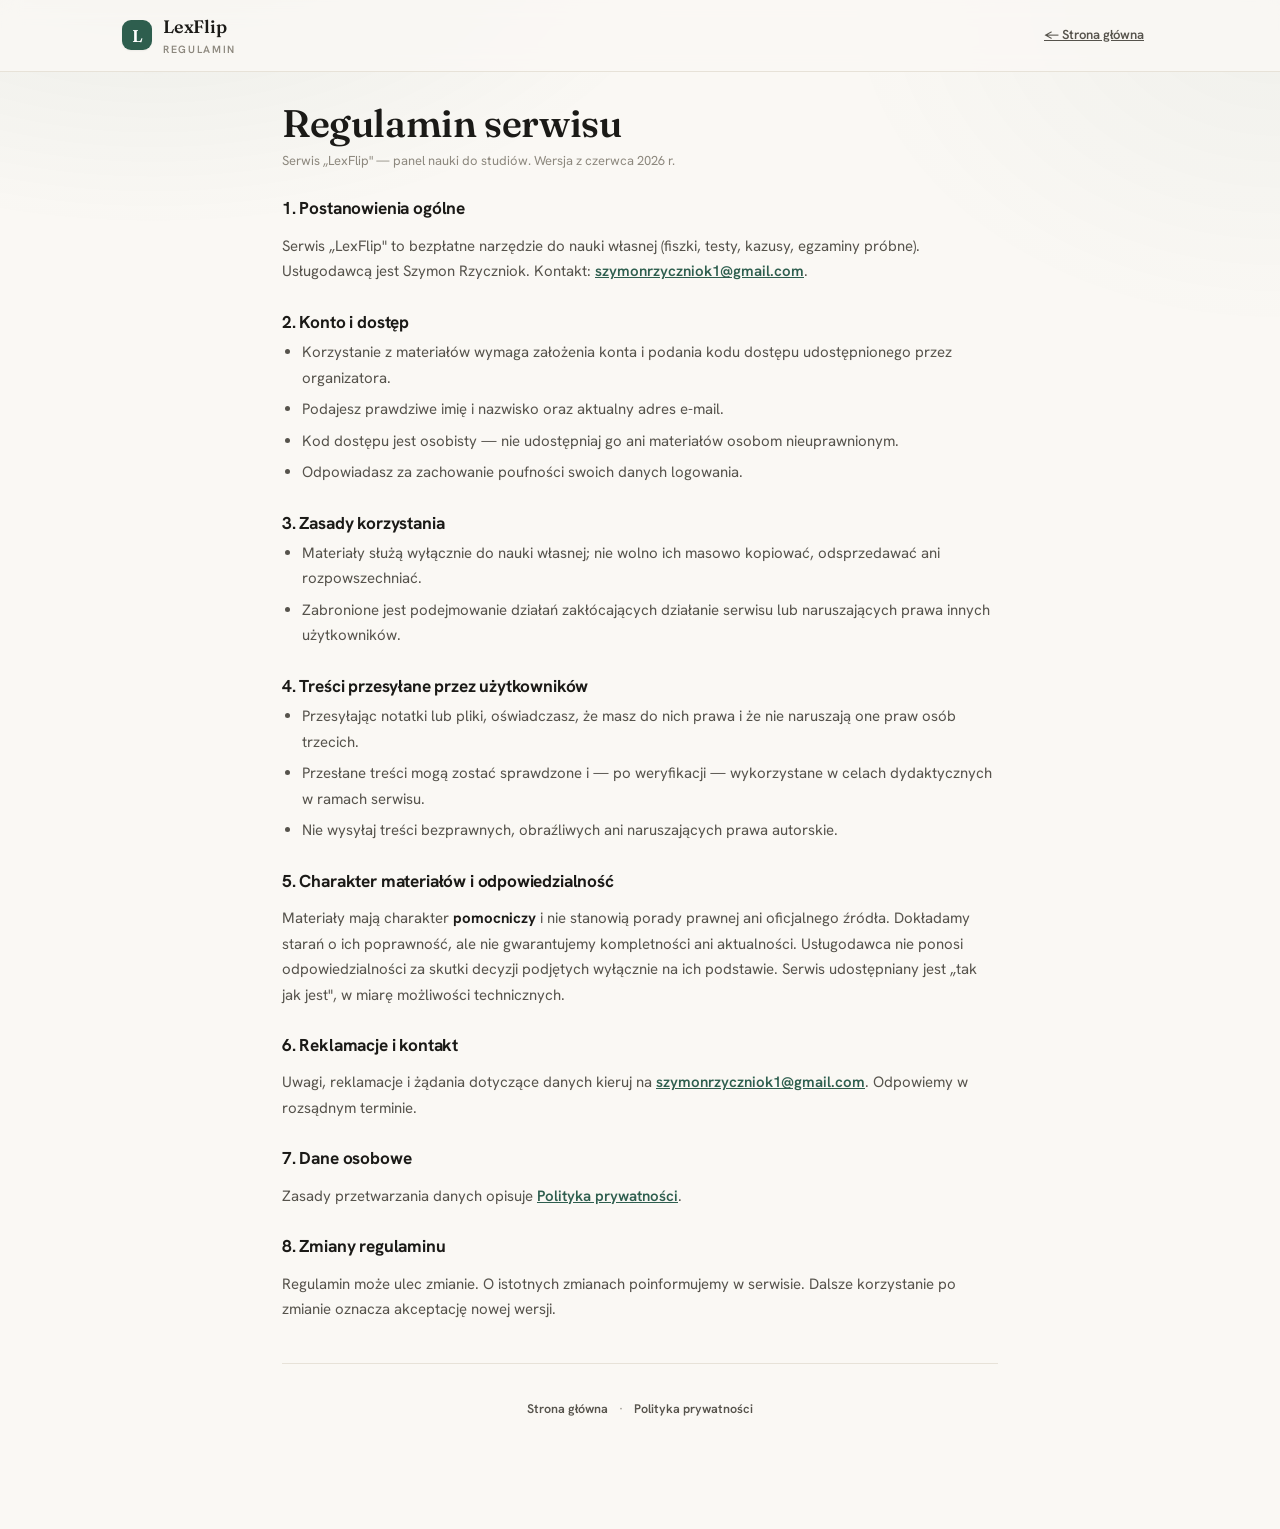
<file: regulamin.html>
<!DOCTYPE html>
<html lang="pl">
<head>
<meta charset="UTF-8">
<meta name="viewport" content="width=device-width, initial-scale=1.0">
<title>Regulamin — LexFlip</title>
<link rel="preconnect" href="https://fonts.googleapis.com">
<link rel="preconnect" href="https://fonts.gstatic.com" crossorigin>
<link href="https://fonts.googleapis.com/css2?family=Fraunces:opsz,wght@9..144,400..600&family=Hanken+Grotesk:wght@400;500;600;700&display=swap" rel="stylesheet">
<link rel="stylesheet" href="assets/style.css">
</head>
<body>
<header class="topbar">
  <div class="inner">
    <a class="brand" href="index.html"><span class="mark">L</span><span><b>LexFlip</b><small>Regulamin</small></span></a>
    <div class="spacer"></div>
    <a class="btn btn--ghost btn--sm" href="index.html">← Strona główna</a>
  </div>
</header>

<main class="doc">
  <h1>Regulamin serwisu</h1>
  <div class="updated">Serwis „LexFlip" — panel nauki do studiów. Wersja z czerwca 2026 r.</div>

  <h2>1. Postanowienia ogólne</h2>
  <p>Serwis „LexFlip" to bezpłatne narzędzie do nauki własnej (fiszki, testy, kazusy, egzaminy próbne). Usługodawcą jest Szymon Rzyczniok. Kontakt: <a href="mailto:szymonrzyczniok1@gmail.com">szymonrzyczniok1@gmail.com</a>.</p>

  <h2>2. Konto i dostęp</h2>
  <ul>
    <li>Korzystanie z materiałów wymaga założenia konta i podania kodu dostępu udostępnionego przez organizatora.</li>
    <li>Podajesz prawdziwe imię i nazwisko oraz aktualny adres e-mail.</li>
    <li>Kod dostępu jest osobisty — nie udostępniaj go ani materiałów osobom nieuprawnionym.</li>
    <li>Odpowiadasz za zachowanie poufności swoich danych logowania.</li>
  </ul>

  <h2>3. Zasady korzystania</h2>
  <ul>
    <li>Materiały służą wyłącznie do nauki własnej; nie wolno ich masowo kopiować, odsprzedawać ani rozpowszechniać.</li>
    <li>Zabronione jest podejmowanie działań zakłócających działanie serwisu lub naruszających prawa innych użytkowników.</li>
  </ul>

  <h2>4. Treści przesyłane przez użytkowników</h2>
  <ul>
    <li>Przesyłając notatki lub pliki, oświadczasz, że masz do nich prawa i że nie naruszają one praw osób trzecich.</li>
    <li>Przesłane treści mogą zostać sprawdzone i — po weryfikacji — wykorzystane w celach dydaktycznych w ramach serwisu.</li>
    <li>Nie wysyłaj treści bezprawnych, obraźliwych ani naruszających prawa autorskie.</li>
  </ul>

  <h2>5. Charakter materiałów i odpowiedzialność</h2>
  <p>Materiały mają charakter <strong>pomocniczy</strong> i nie stanowią porady prawnej ani oficjalnego źródła. Dokładamy starań o ich poprawność, ale nie gwarantujemy kompletności ani aktualności. Usługodawca nie ponosi odpowiedzialności za skutki decyzji podjętych wyłącznie na ich podstawie. Serwis udostępniany jest „tak jak jest", w miarę możliwości technicznych.</p>

  <h2>6. Reklamacje i kontakt</h2>
  <p>Uwagi, reklamacje i żądania dotyczące danych kieruj na <a href="mailto:szymonrzyczniok1@gmail.com">szymonrzyczniok1@gmail.com</a>. Odpowiemy w rozsądnym terminie.</p>

  <h2>7. Dane osobowe</h2>
  <p>Zasady przetwarzania danych opisuje <a href="polityka-prywatnosci.html">Polityka prywatności</a>.</p>

  <h2>8. Zmiany regulaminu</h2>
  <p>Regulamin może ulec zmianie. O istotnych zmianach poinformujemy w serwisie. Dalsze korzystanie po zmianie oznacza akceptację nowej wersji.</p>

  <footer class="foot" style="margin-top:40px">
    <div class="links"><a href="index.html">Strona główna</a> · <a href="polityka-prywatnosci.html">Polityka prywatności</a></div>
  </footer>
</main>
</body>
</html>
</file>
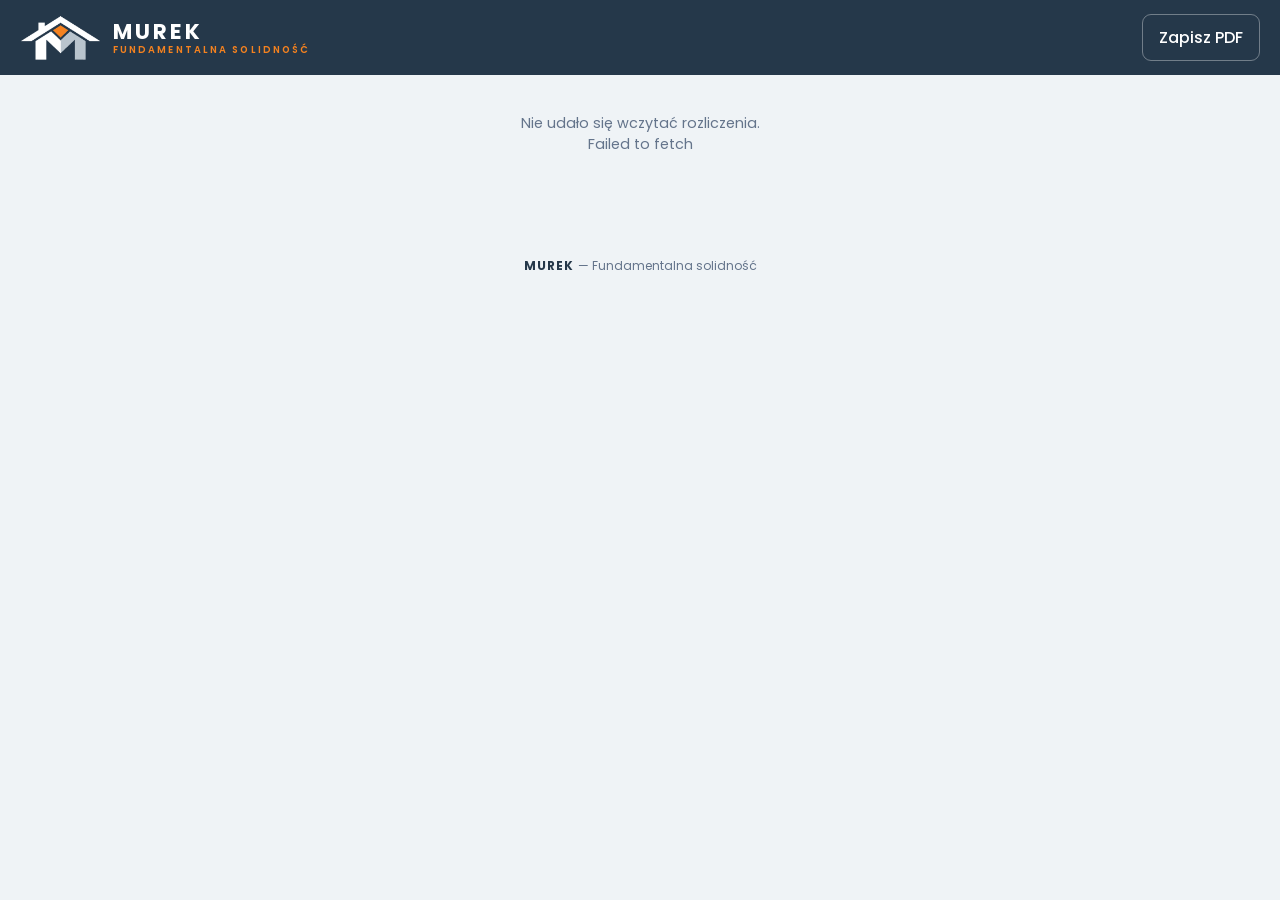
<file: murek/klient.html>
<!doctype html>
<html lang="pl">
<head>
<meta charset="utf-8">
<meta name="viewport" content="width=device-width, initial-scale=1">
<meta name="robots" content="noindex">
<title>MUREK — rozliczenie budowy</title>
<link rel="preconnect" href="https://fonts.googleapis.com">
<link rel="preconnect" href="https://fonts.gstatic.com" crossorigin>
<link href="https://fonts.googleapis.com/css2?family=Poppins:wght@400;500;600;700&display=swap" rel="stylesheet">
<style>
:root{
  --navy:#25384a; --navy2:#31495f; --orange:#f5821f; --orange-d:#d96d10;
  --gray:#6d6e71; --bg:#eff3f6; --card:#ffffff; --line:#dde5ec;
  --text:#1e2c39; --muted:#64748b; --green:#1d8a56; --red:#c0392b;
}
*{box-sizing:border-box;margin:0;padding:0}
body{
  font-family:'Poppins','Segoe UI',system-ui,-apple-system,sans-serif;
  background:var(--bg); color:var(--text); min-height:100vh;
}
header.top{
  background:var(--navy); color:#fff; padding:14px 20px;
  display:flex; align-items:center; gap:16px; flex-wrap:wrap;
}
.brand{display:flex; align-items:center; gap:12px}
.brand .logo{height:46px; width:auto}
.brand .logo-dark{display:none}
.brand-t{display:flex; flex-direction:column; line-height:1.15}
.brand-t strong{font-size:1.35rem; letter-spacing:.14em}
.brand-t span{font-size:.6rem; letter-spacing:.22em; color:var(--orange); font-weight:600}
.top-actions{margin-left:auto; display:flex; gap:8px; align-items:center; flex-wrap:wrap}
main{max-width:1100px; margin:0 auto; padding:20px 16px 60px}
.cards{display:grid; grid-template-columns:repeat(auto-fit,minmax(230px,1fr)); gap:14px; margin-bottom:22px}
.card{
  background:var(--card); border:1px solid var(--line); border-radius:14px;
  padding:16px 18px; box-shadow:0 1px 3px rgba(30,44,57,.06);
}
.card h3{font-size:.72rem; text-transform:uppercase; letter-spacing:.1em; color:var(--muted); font-weight:600; margin-bottom:6px}
.card .big{font-size:1.55rem; font-weight:700; color:var(--navy)}
.card .sub{font-size:.78rem; color:var(--muted); margin-top:4px}
.card.accent{border-top:4px solid var(--orange)}
.card.balance-pos .big{color:var(--green)}
.card.balance-neg .big{color:var(--red)}
section.panel{
  background:var(--card); border:1px solid var(--line); border-radius:14px;
  padding:18px; margin-bottom:22px; box-shadow:0 1px 3px rgba(30,44,57,.06);
}
.panel-head{display:flex; align-items:center; gap:10px; margin-bottom:14px; flex-wrap:wrap}
.panel-head h2{font-size:1.05rem; color:var(--navy)}
button{
  font:inherit; font-weight:600; border:none; border-radius:9px; cursor:pointer;
  padding:10px 16px; background:var(--orange); color:#fff;
}
button.ghost{background:transparent; color:#fff; border:1px solid rgba(255,255,255,.35); font-weight:500}
button.ghost:hover{background:rgba(255,255,255,.12)}
.table-wrap{overflow-x:auto}
table{width:100%; border-collapse:collapse; font-size:.88rem}
th{
  text-align:left; font-size:.68rem; text-transform:uppercase; letter-spacing:.08em;
  color:var(--muted); padding:8px 10px; border-bottom:2px solid var(--line); white-space:nowrap;
}
td{padding:9px 10px; border-bottom:1px solid var(--line); vertical-align:top}
td.num,th.num{text-align:right; white-space:nowrap; font-variant-numeric:tabular-nums}
tr.sum td{font-weight:700; color:var(--navy); border-top:2px solid var(--navy); border-bottom:none; background:#f6f8fa}
.pill{display:inline-block; font-size:.7rem; font-weight:600; padding:2px 9px; border-radius:99px; background:#eef2f6; color:var(--navy2); white-space:nowrap}
.muted{color:var(--muted)}
.empty{padding:18px; text-align:center; color:var(--muted); font-size:.9rem}
.progress{height:10px; background:#e2e9ef; border-radius:99px; overflow:hidden; margin-top:10px}
.progress>div{height:100%; background:var(--orange); border-radius:99px}
footer.foot{
  text-align:center; color:var(--muted); font-size:.75rem; padding:24px 16px;
}
footer.foot b{color:var(--navy); letter-spacing:.1em}
.status-pill{font-size:.72rem; font-weight:600; padding:3px 12px; border-radius:99px; white-space:nowrap}
.st-done{background:#e2f4ea; color:#1d8a56}
@media print{
  header.top{background:#fff; color:var(--navy)}
  .brand .logo-light{display:none}
  .brand .logo-dark{display:inline}
  .brand-t strong{color:var(--navy)}
  button{display:none !important}
  body{background:#fff}
  .card,section.panel{box-shadow:none}
}
@media (max-width:640px){
  .brand-t strong{font-size:1.1rem}
}
</style>
</head>
<body>
<header class="top">
  <div class="brand">
    <img class="logo logo-light" src="logo-biale.png" alt="">
    <img class="logo logo-dark" src="logo.png" alt="">
    <div class="brand-t">
      <strong>MUREK</strong>
      <span>FUNDAMENTALNA SOLIDNOŚĆ</span>
    </div>
  </div>
  <div class="top-actions">
    <span id="siteTitle" style="font-weight:600"></span>
    <span id="statusBadge"></span>
    <button class="ghost" id="printBtn">Zapisz PDF</button>
  </div>
</header>

<main id="content">
  <div class="empty" id="loading">Wczytywanie rozliczenia…</div>
</main>

<footer class="foot"><b>MUREK</b> — Fundamentalna solidność</footer>

<script>
(function(){
  "use strict";
  var API = "https://djwbznlykqcqpvybvrtq.supabase.co/functions/v1/murek";
  var TOKEN = new URLSearchParams(location.search).get("t") || "";

  function esc(s){
    return String(s == null ? "" : s)
      .replace(/&/g, "&amp;").replace(/</g, "&lt;").replace(/>/g, "&gt;")
      .replace(/"/g, "&quot;");
  }
  function pln(n){
    return Number(n || 0).toLocaleString("pl-PL",
      { minimumFractionDigits: 2, maximumFractionDigits: 2 }) + " zł";
  }
  function r2(n){ return Math.round(n * 100) / 100; }
  function plDate(iso){
    if (!iso) return "";
    var p = iso.split("-");
    return p[2] + "." + p[1] + "." + p[0];
  }

  document.getElementById("printBtn").onclick = function(){ window.print(); };

  fetch(API + "/api/client/" + TOKEN).then(function(res){
    return res.json().then(function(data){
      if (!res.ok) throw new Error(data.error || "Błąd");
      return data;
    });
  }).then(function(data){
    var adv = 0, gross = 0;
    data.advances.forEach(function(a){ adv = r2(adv + Number(a.amount)); });
    data.expenses.forEach(function(x){ gross = r2(gross + Number(x.gross)); });
    var bal = r2(adv - gross);
    var pct = adv > 0 ? Math.min(100, Math.round(gross / adv * 100)) : 0;

    document.getElementById("siteTitle").textContent = data.site.name;
    if (data.site.status === "done" || data.site.status === "archived") {
      document.getElementById("statusBadge").innerHTML =
        '<span class="status-pill st-done">Budowa zakończona</span>';
    }

    var advRows = data.advances.length ? data.advances.map(function(a){
      return "<tr><td>" + plDate(a.received_on) + "</td>"
        + "<td>" + (a.note ? esc(a.note) : '<span class="muted">—</span>') + "</td>"
        + '<td class="num">' + pln(a.amount) + "</td></tr>";
    }).join("") + '<tr class="sum"><td colspan="2">SUMA WPŁAT</td><td class="num">' + pln(adv) + "</td></tr>"
      : '<tr><td class="empty">Brak zarejestrowanych wpłat.</td></tr>';

    var expRows = data.expenses.length ? data.expenses.map(function(x){
      return "<tr><td>" + plDate(x.spent_on) + "</td>"
        + "<td>" + esc(x.description) + "</td>"
        + '<td><span class="pill">' + esc(x.category) + "</span></td>"
        + '<td class="num"><b>' + pln(x.gross) + "</b></td></tr>";
    }).join("") + '<tr class="sum"><td colspan="3">RAZEM WYKORZYSTANO</td><td class="num">' + pln(gross) + "</td></tr>"
      : '<tr><td class="empty">Brak zarejestrowanych wydatków.</td></tr>';

    var hello = data.site.client_name
      ? '<p class="muted" style="margin-bottom:16px">Rozliczenie dla: <b>' + esc(data.site.client_name) + "</b></p>"
      : "";

    document.getElementById("content").innerHTML =
      hello
      + '<div class="cards">'
      +   '<div class="card accent"><h3>Wpłacone zaliczki</h3><div class="big">' + pln(adv) + "</div></div>"
      +   '<div class="card"><h3>Wykorzystane środki</h3><div class="big">' + pln(gross) + "</div>"
      +     '<div class="progress"><div style="width:' + pct + '%"></div></div>'
      +     '<div class="sub">' + pct + "% zaliczek</div></div>"
      +   '<div class="card ' + (bal >= 0 ? "balance-pos" : "balance-neg") + '"><h3>Pozostało środków</h3><div class="big">' + pln(bal) + "</div>"
      +     '<div class="sub">' + (bal >= 0 ? "do wykorzystania" : "do dopłaty") + "</div></div>"
      + "</div>"
      + '<section class="panel"><div class="panel-head"><h2>Na co wykorzystano środki</h2></div>'
      +   '<div class="table-wrap"><table><thead><tr><th>Data</th><th>Opis</th><th>Kategoria</th><th class="num">Kwota</th></tr></thead>'
      +   "<tbody>" + expRows + "</tbody></table></div></section>"
      + '<section class="panel"><div class="panel-head"><h2>Wpłacone zaliczki</h2></div>'
      +   '<div class="table-wrap"><table><thead><tr><th>Data</th><th>Notatka</th><th class="num">Kwota</th></tr></thead>'
      +   "<tbody>" + advRows + "</tbody></table></div></section>";
  }).catch(function(e){
    document.getElementById("content").innerHTML =
      '<div class="empty">Nie udało się wczytać rozliczenia.<br>' + esc(e.message) + "</div>";
  });
})();
</script>
</body>
</html>
</file>
<file: assets/style.css>
/* =========================================================================
   Powtórki — wspólny system wizualny
   Wyrafiniony minimalizm akademicki. Light + dark.
   ========================================================================= */

:root{
  /* --- light (domyślny) --- */
  --paper:#faf8f4;
  --paper-2:#f1eee7;
  --surface:#ffffff;
  --surface-2:#f7f4ee;
  --ink:#1b1a17;
  --ink-soft:#56534c;
  --ink-faint:#8d887e;
  --line:#e7e2d8;
  --line-strong:#d8d2c4;
  --accent:#2e5e4e;
  --accent-ink:#ffffff;
  --accent-soft:#e9efeb;
  --ok:#2c7a57; --ok-bg:#e7f1ea; --ok-line:#bcdcc8;
  --no:#ad3a48; --no-bg:#f6e8e9; --no-line:#e6c3c7;
  --shadow-sm:0 1px 2px rgba(28,26,22,.05);
  --shadow-md:0 14px 36px -22px rgba(28,26,22,.45);
  --shadow-lg:0 28px 60px -34px rgba(28,26,22,.55);
  --r-tile:16px; --r-card:14px; --r-btn:11px; --r-pill:999px;
  --maxw:1080px;
  --ease:cubic-bezier(.2,.7,.2,1);
  color-scheme:light;
}
[data-theme="dark"]{
  --paper:#15140f;
  --paper-2:#1c1b15;
  --surface:#201e18;
  --surface-2:#262318;
  --ink:#ece7dc;
  --ink-soft:#aaa597;
  --ink-faint:#7c776b;
  --line:#322f25;
  --line-strong:#403c30;
  --accent:#79b69d;
  --accent-ink:#10231b;
  --accent-soft:#21302a;
  --ok:#6cc295; --ok-bg:#1b2c23; --ok-line:#2c473a;
  --no:#d97b86; --no-bg:#2e1d1f; --no-line:#4a2f33;
  --shadow-sm:0 1px 2px rgba(0,0,0,.4);
  --shadow-md:0 16px 40px -24px rgba(0,0,0,.8);
  --shadow-lg:0 30px 70px -34px rgba(0,0,0,.85);
  color-scheme:dark;
}

*{box-sizing:border-box}
html{-webkit-text-size-adjust:100%}
body{
  margin:0;
  font-family:"Hanken Grotesk",ui-sans-serif,system-ui,"Segoe UI",Roboto,Arial,sans-serif;
  color:var(--ink);
  background:var(--paper);
  line-height:1.6;
  -webkit-font-smoothing:antialiased;
  text-rendering:optimizeLegibility;
  min-height:100vh;
  animation:pageIn .34s var(--ease);
}
/* płynne przejścia między stronami (Chromium); inne przeglądarki degradują łagodnie */
@view-transition{ navigation:auto; }
::view-transition-old(root){ animation:vtOut .26s var(--ease) both; }
::view-transition-new(root){ animation:vtIn .3s var(--ease) both; }
@keyframes pageIn{ from{opacity:0;transform:translateY(7px)} to{opacity:1;transform:none} }
@keyframes vtOut{ to{opacity:0;transform:translateY(-6px)} }
@keyframes vtIn{ from{opacity:0;transform:translateY(8px)} to{opacity:1;transform:none} }
/* subtelna „papierowa” atmosfera tła */
body::before{
  content:"";position:fixed;inset:0;z-index:-1;pointer-events:none;
  background:
    radial-gradient(900px 500px at 12% -8%, color-mix(in srgb,var(--accent) 8%,transparent), transparent 60%),
    radial-gradient(800px 600px at 100% 0%, color-mix(in srgb,var(--accent) 5%,transparent), transparent 55%);
}
/* ekran „dostępu” (mur) */
.gate{max-width:480px;margin:70px auto;text-align:center;padding:0 20px;animation:rise .4s var(--ease)}
.gate h2{font-family:"Fraunces",serif;font-weight:560;font-size:1.7rem;margin:0 0 10px}
.gate p{color:var(--ink-soft);margin:0 auto 20px;line-height:1.6;max-width:40ch}
.gate .err{display:none;margin-top:12px;font-size:13px;color:var(--no)}
.gate .err.show{display:block}

h1,h2,h3,.display{font-family:"Fraunces","Fraunces 72",Georgia,"Times New Roman",serif;font-weight:560;letter-spacing:-.01em;line-height:1.12;margin:0}
a{color:inherit}
::selection{background:color-mix(in srgb,var(--accent) 26%,transparent)}

.wrap{max-width:var(--maxw);margin:0 auto;padding:0 22px}
.muted{color:var(--ink-soft)}
.faint{color:var(--ink-faint)}
.eyebrow{font-size:11.5px;letter-spacing:.18em;text-transform:uppercase;color:var(--ink-faint);font-weight:700}

/* ---------------- topbar ---------------- */
.topbar{
  position:sticky;top:0;z-index:40;
  backdrop-filter:saturate(1.1) blur(10px);
  background:color-mix(in srgb,var(--paper) 82%,transparent);
  border-bottom:1px solid var(--line);
}
.topbar .inner{max-width:var(--maxw);margin:0 auto;padding:13px 22px;display:flex;align-items:center;gap:16px}
.brand{display:flex;align-items:center;gap:11px;text-decoration:none;color:var(--ink);font-weight:700}
.brand .mark{
  width:30px;height:30px;border-radius:9px;display:grid;place-items:center;
  background:var(--accent);color:var(--accent-ink);font-family:"Fraunces",serif;font-size:17px;font-weight:600;
  box-shadow:var(--shadow-sm)
}
.brand b{font-family:"Fraunces",serif;font-weight:560;font-size:18px;letter-spacing:-.01em}
.brand small{display:block;font-family:"Hanken Grotesk",sans-serif;font-weight:600;font-size:10.5px;letter-spacing:.16em;text-transform:uppercase;color:var(--ink-faint);margin-top:-1px}
.spacer{flex:1}

.iconbtn{
  width:38px;height:38px;border-radius:10px;border:1px solid var(--line);background:var(--surface);
  color:var(--ink-soft);display:grid;place-items:center;cursor:pointer;transition:.16s var(--ease)
}
.iconbtn:hover{border-color:var(--line-strong);color:var(--ink);transform:translateY(-1px)}
.iconbtn svg{width:18px;height:18px}

.userchip{display:flex;align-items:center;gap:9px;border:1px solid var(--line);background:var(--surface);
  border-radius:var(--r-pill);padding:5px 6px 5px 13px;cursor:pointer;transition:.16s var(--ease)}
.userchip:hover{border-color:var(--line-strong)}
.userchip .nm{font-size:13.5px;font-weight:600;max-width:160px;overflow:hidden;text-overflow:ellipsis;white-space:nowrap}
.avatar{width:28px;height:28px;border-radius:50%;display:grid;place-items:center;background:var(--accent);color:var(--accent-ink);font-weight:700;font-size:12.5px}

/* ---------------- buttons ---------------- */
.btn{
  font:inherit;font-weight:600;font-size:14px;
  padding:10px 18px;border-radius:var(--r-btn);cursor:pointer;
  border:1px solid var(--line-strong);background:var(--surface);color:var(--ink);
  transition:.15s var(--ease);display:inline-flex;align-items:center;gap:8px;justify-content:center;
}
.btn:hover{transform:translateY(-1px);box-shadow:var(--shadow-sm);border-color:var(--ink-faint)}
.btn:active{transform:translateY(0)}
.btn:disabled{opacity:.4;cursor:not-allowed;transform:none;box-shadow:none}
.btn--primary{background:var(--accent);color:var(--accent-ink);border-color:var(--accent)}
.btn--primary:hover{filter:brightness(1.06);border-color:var(--accent)}
.btn--ghost{background:transparent;border-color:transparent;color:var(--ink-soft)}
.btn--ghost:hover{background:var(--surface-2);color:var(--ink);box-shadow:none}
.btn--ok{background:var(--ok-bg);border-color:var(--ok-line);color:var(--ok)}
.btn--no{background:var(--no-bg);border-color:var(--no-line);color:var(--no)}
.btn--sm{padding:7px 13px;font-size:13px}
.btn--block{width:100%}

/* ---------------- card ---------------- */
.card{
  background:var(--surface);border:1px solid var(--line);border-radius:var(--r-card);
  box-shadow:var(--shadow-sm);
}

/* ---------------- hero (landing) ---------------- */
.hero{padding:54px 0 8px;text-align:center}
.hero h1{font-size:clamp(2.1rem,5.4vw,3.5rem);font-weight:560}
.hero .lead{max-width:52ch;margin:16px auto 0;color:var(--ink-soft);font-size:clamp(15px,2vw,17px)}
.crumbs{display:flex;align-items:center;justify-content:center;gap:9px;flex-wrap:wrap;margin:30px 0 8px;color:var(--ink-faint);font-size:13.5px}
.crumbs .c{display:inline-flex;align-items:center;gap:9px;cursor:pointer;transition:.15s}
.crumbs .c:hover{color:var(--ink)}
.crumbs .c.active{color:var(--ink);font-weight:600}
.crumbs .sep{opacity:.5}

.section-head{display:flex;align-items:baseline;justify-content:space-between;gap:14px;margin:18px 0 18px}
.section-head h2{font-size:clamp(1.3rem,3vw,1.7rem)}

/* ---------------- tiles ---------------- */
.tiles{display:grid;gap:18px;grid-template-columns:repeat(auto-fill,minmax(248px,1fr));padding-bottom:10px}
.tile{
  position:relative;text-align:left;cursor:pointer;text-decoration:none;color:inherit;
  background:var(--surface);border:1px solid var(--line);border-radius:var(--r-tile);
  padding:22px 22px 20px;min-height:178px;display:flex;flex-direction:column;
  box-shadow:var(--shadow-sm);transition:transform .22s var(--ease),box-shadow .22s var(--ease),border-color .22s var(--ease);
  overflow:hidden;
}
.tile::after{ /* delikatny pasek akcentu u góry */
  content:"";position:absolute;left:0;right:0;top:0;height:3px;
  background:var(--tile-accent,var(--accent));opacity:.85;transform:scaleX(0);transform-origin:left;transition:transform .3s var(--ease)
}
.tile:hover{transform:translateY(-4px);box-shadow:var(--shadow-md);border-color:var(--line-strong)}
.tile:hover::after{transform:scaleX(1)}
.tile:focus-visible{outline:2px solid var(--accent);outline-offset:3px}
.tile.locked{cursor:default;opacity:.72}
.tile.locked:hover{transform:none;box-shadow:var(--shadow-sm);border-color:var(--line)}
.tile.locked:hover::after{transform:scaleX(0)}

.tile-top{display:flex;align-items:flex-start;justify-content:space-between;gap:12px}
.tile-mono{
  width:46px;height:46px;border-radius:12px;display:grid;place-items:center;flex:0 0 auto;
  font-family:"Fraunces",serif;font-size:19px;font-weight:600;
  background:color-mix(in srgb,var(--tile-accent,var(--accent)) 14%,var(--surface));
  color:var(--tile-accent,var(--accent));
  border:1px solid color-mix(in srgb,var(--tile-accent,var(--accent)) 26%,transparent);
}
.tile h3{font-size:1.18rem;margin-top:16px;font-weight:560;letter-spacing:-.01em}
.tile .tile-sub{color:var(--ink-soft);font-size:13.5px;margin-top:4px}
.tile-foot{margin-top:auto;padding-top:16px;display:flex;align-items:center;justify-content:space-between;gap:10px;font-size:12.5px;color:var(--ink-faint)}
.tile .go{display:inline-flex;align-items:center;gap:6px;color:var(--tile-accent,var(--accent));font-weight:600;font-size:13px}
.tile .go svg{transition:transform .2s var(--ease)}
.tile:hover .go svg{transform:translateX(3px)}

.badge{font-size:10.5px;font-weight:700;letter-spacing:.1em;text-transform:uppercase;
  padding:4px 9px;border-radius:var(--r-pill);border:1px solid var(--line-strong);color:var(--ink-faint);background:var(--surface-2)}
.badge.soon{color:#9a7b2e;background:#f6efda;border-color:#e9dcb4}
[data-theme="dark"] .badge.soon{color:#d8b65f;background:#2c2615;border-color:#473d1d}

/* pierścień postępu */
.ring{position:relative;width:42px;height:42px;flex:0 0 auto}
.ring svg{transform:rotate(-90deg)}
.ring .track{stroke:var(--line);}
.ring .meter{stroke:var(--tile-accent,var(--accent));stroke-linecap:round;transition:stroke-dashoffset .7s var(--ease)}
.ring .pct{position:absolute;inset:0;display:grid;place-items:center;font-size:11px;font-weight:700;color:var(--ink-soft)}

/* progres-staggera wejście */
.stagger>*{opacity:0;transform:translateY(10px);animation:rise .5s var(--ease) forwards}
@keyframes rise{to{opacity:1;transform:none}}

/* ---------------- modal / auth ---------------- */
.overlay{
  position:fixed;inset:0;z-index:60;display:none;place-items:center;padding:20px;
  background:color-mix(in srgb,var(--ink) 38%,transparent);backdrop-filter:blur(3px);
}
.overlay.show{display:grid;animation:fade .2s ease}
@keyframes fade{from{opacity:0}to{opacity:1}}
.modal{
  width:100%;max-width:412px;background:var(--surface);border:1px solid var(--line);
  border-radius:18px;box-shadow:var(--shadow-lg);padding:26px 26px 24px;
  animation:pop .26s var(--ease)
}
@keyframes pop{from{opacity:0;transform:translateY(12px) scale(.98)}to{opacity:1;transform:none}}
.modal h2{font-size:1.5rem;margin-bottom:4px}
.modal .sub{color:var(--ink-soft);font-size:14px;margin-bottom:20px}
.field{margin-bottom:13px}
.field label{display:block;font-size:12.5px;font-weight:600;color:var(--ink-soft);margin-bottom:6px}
.field input{
  width:100%;font:inherit;font-size:15px;padding:11px 13px;border-radius:10px;
  border:1px solid var(--line-strong);background:var(--paper);color:var(--ink);transition:.15s var(--ease)
}
.field input:focus{outline:none;border-color:var(--accent);box-shadow:0 0 0 3px var(--accent-soft)}
.modal .switch{margin-top:16px;text-align:center;font-size:13.5px;color:var(--ink-soft)}
.modal .switch button{background:none;border:none;color:var(--accent);font:inherit;font-weight:600;cursor:pointer;padding:0;text-decoration:underline}
.modal .err{display:none;margin-top:12px;font-size:13px;color:var(--no);background:var(--no-bg);border:1px solid var(--no-line);border-radius:9px;padding:9px 12px}
.modal .err.show{display:block}
.modal .note{margin-top:14px;font-size:12px;color:var(--ink-faint);text-align:center;line-height:1.5}
.modal .close{position:absolute;top:14px;right:14px}
.modal-head{position:relative}

/* mały „pasek trybu” informujący o lokalnym vs chmura */
.modechip{display:inline-flex;align-items:center;gap:7px;font-size:11.5px;font-weight:600;color:var(--ink-faint);
  border:1px solid var(--line);border-radius:var(--r-pill);padding:4px 11px;background:var(--surface-2)}
.modechip .dot{width:7px;height:7px;border-radius:50%;background:var(--ink-faint)}
.modechip.cloud .dot{background:var(--ok)}

/* dropdown menu (user) */
.menu{position:absolute;right:22px;top:60px;z-index:50;min-width:210px;background:var(--surface);
  border:1px solid var(--line);border-radius:13px;box-shadow:var(--shadow-lg);padding:7px;display:none}
.menu.show{display:block;animation:pop .18s var(--ease)}
.menu .mi{display:flex;align-items:center;gap:10px;width:100%;text-align:left;border:none;background:none;font:inherit;
  font-size:13.5px;color:var(--ink);padding:9px 11px;border-radius:9px;cursor:pointer}
.menu .mi:hover{background:var(--surface-2)}
.menu .mhead{padding:9px 11px 11px;border-bottom:1px solid var(--line);margin-bottom:5px}
.menu .mhead .e{font-size:12.5px;color:var(--ink-faint)}
.menu .sep{height:1px;background:var(--line);margin:5px 0}

/* ---------------- dokumenty (polityka, regulamin) ---------------- */
.doc{max-width:760px;margin:0 auto;padding:30px 22px 70px}
.doc h1{font-size:clamp(1.8rem,4vw,2.4rem);margin-bottom:6px}
.doc .updated{color:var(--ink-faint);font-size:13px;margin-bottom:26px}
.doc h2{font-family:"Hanken Grotesk",sans-serif;font-size:1.08rem;font-weight:700;margin:28px 0 8px;color:var(--ink)}
.doc p,.doc li{color:var(--ink-soft);font-size:15px;line-height:1.7}
.doc ul{padding-left:20px;margin:6px 0}
.doc li{margin-bottom:6px}
.doc a{color:var(--accent);font-weight:600}
.doc .lead{font-size:16px}
.doc strong{color:var(--ink)}

/* ---------------- formatowana treść (mini-Markdown) ---------------- */
.fmt p{margin:0 0 10px} .fmt p:first-child{margin-top:0} .fmt p:last-child{margin-bottom:0}
.fmt ul{list-style:none;margin:8px 0 10px;padding:0}
.fmt ul>li{position:relative;padding-left:20px;margin-bottom:7px;line-height:1.6}
.fmt ul>li::before{content:"•";position:absolute;left:4px;top:-1px;color:var(--accent);font-weight:700;font-size:1.05em}
.fmt ol{margin:8px 0 10px;padding-left:22px}
.fmt ol>li{margin-bottom:7px;line-height:1.6;padding-left:3px}
.fmt strong{font-weight:700;color:var(--ink)}
.fmt code{background:var(--surface-2);border:1px solid var(--line);border-radius:5px;padding:1px 5px;font-size:.92em}
.fmt blockquote{margin:10px 0;padding:9px 14px;border-left:3px solid var(--accent);background:var(--surface-2);border-radius:0 9px 9px 0;color:var(--ink-soft)}
.fmt .fmt-tablewrap{overflow-x:auto;margin:10px 0}
.fmt table{border-collapse:collapse;width:100%;font-size:13.5px;line-height:1.5}
.fmt th,.fmt td{border:1px solid var(--line-strong);padding:7px 11px;text-align:left;vertical-align:top}
.fmt th{background:var(--surface-2);font-weight:700;font-size:12px;letter-spacing:.02em}
.fmt tbody tr:nth-child(even) td{background:color-mix(in srgb,var(--surface-2) 55%,transparent)}

/* ---------------- footer ---------------- */
.foot{margin-top:46px;padding:26px 0 40px;border-top:1px solid var(--line);color:var(--ink-faint);font-size:12.5px;text-align:center;line-height:1.7}
.foot a{color:var(--ink-soft);text-decoration:none}
.foot a:hover{color:var(--ink)}
.foot .links{margin-top:8px}
.foot .links a{margin:0 8px}

/* baner pamięci/cookies */
.cookiebar{position:fixed;left:50%;bottom:18px;transform:translateX(-50%);z-index:55;max-width:560px;width:calc(100% - 32px);
  background:var(--surface);border:1px solid var(--line-strong);border-radius:14px;box-shadow:var(--shadow-lg);
  padding:14px 16px;display:none;align-items:center;gap:14px;font-size:13px;color:var(--ink-soft)}
.cookiebar.show{display:flex;animation:rise .35s var(--ease)}
.cookiebar a{color:var(--accent);font-weight:600;white-space:nowrap}
.cookiebar .btn{flex:0 0 auto}

/* toast */
.toast{position:fixed;left:50%;bottom:26px;transform:translateX(-50%) translateY(20px);z-index:80;
  background:var(--ink);color:var(--paper);font-size:13.5px;font-weight:500;padding:11px 18px;border-radius:11px;
  box-shadow:var(--shadow-lg);opacity:0;pointer-events:none;transition:.28s var(--ease);max-width:90vw}
.toast.show{opacity:1;transform:translateX(-50%) translateY(0)}

@media(max-width:560px){
  .hero{padding:34px 0 4px}
  .tiles{grid-template-columns:1fr;gap:14px}
  .topbar .inner{padding:11px 16px;gap:10px}
  .wrap{padding:0 16px}
  .modechip{display:none}
  .brand small{display:none}
  .userchip .nm{max-width:96px}
}
@media (prefers-reduced-motion:reduce){
  *{animation-duration:.01ms!important;transition-duration:.01ms!important}
}
</file>
